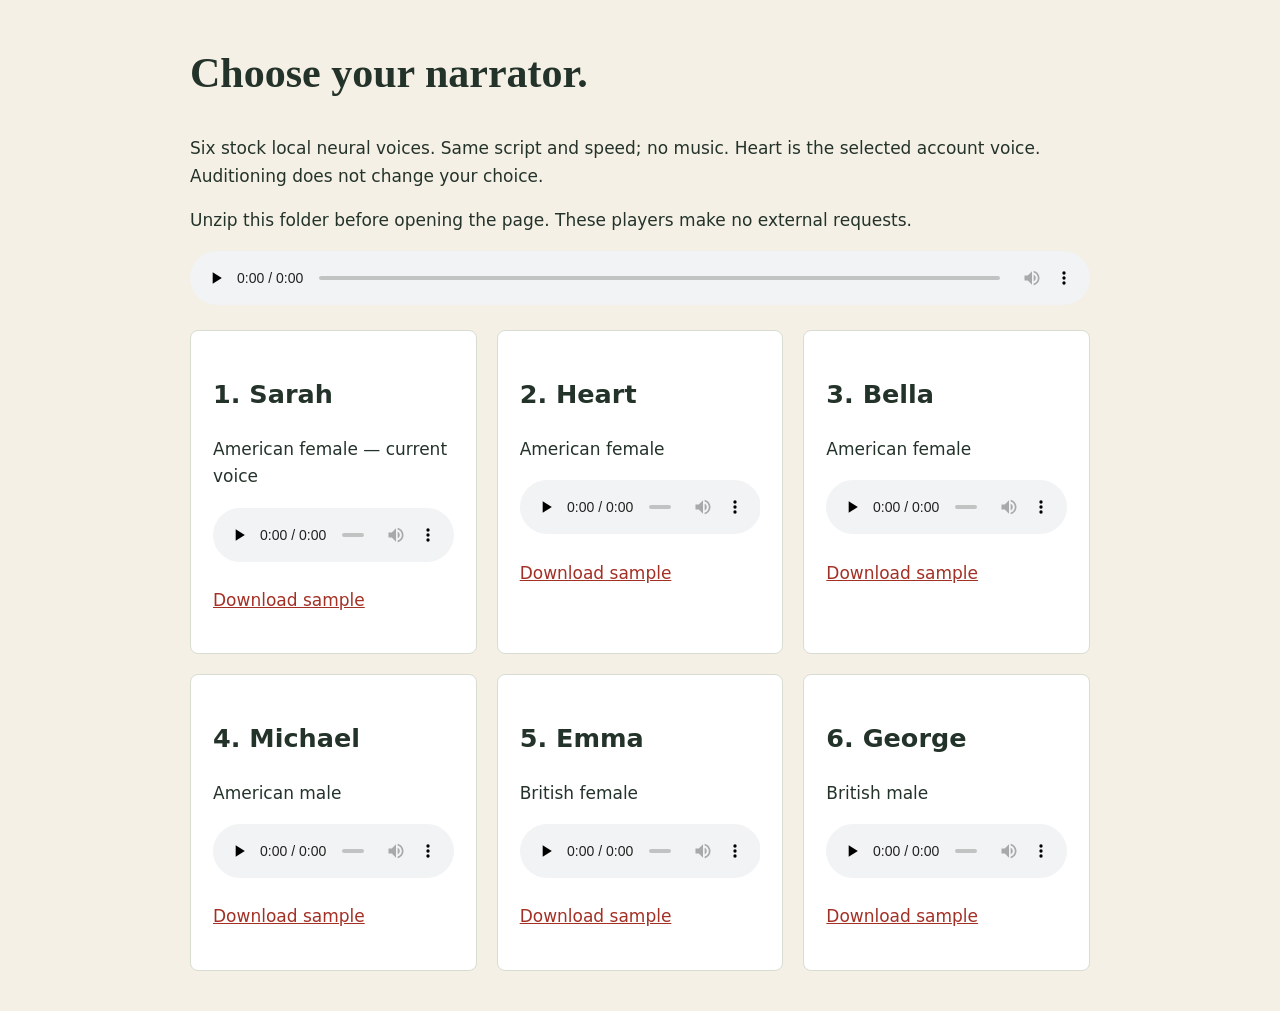
<file: pilot/voice-comparison/listen.html>
<!doctype html><html lang='en'><meta charset='utf-8'><meta name='viewport' content='width=device-width,initial-scale=1'><title>PE Under Scrutiny — voice auditions</title><style>body{max-width:900px;margin:40px auto;padding:0 20px;background:#f5f0e6;color:#24332a;font:17px/1.6 system-ui}h1{font-family:Georgia,serif;font-size:42px}.grid{display:grid;grid-template-columns:repeat(auto-fit,minmax(250px,1fr));gap:20px}article{padding:22px;background:white;border:1px solid #d8ddd2;border-radius:8px}audio{width:100%}a{color:#a33025}</style><h1>Choose your narrator.</h1><p>Six stock local neural voices. Same script and speed; no music. Heart is the selected account voice. Auditioning does not change your choice.</p><p>Unzip this folder before opening the page. These players make no external requests.</p><p><audio controls preload='none' src='all-six-voices.mp3'></audio></p><div class='grid'><article><h2>1. Sarah</h2><p>American female — current voice</p><audio controls preload='none' src='01-sarah.mp3'></audio><p><a href='01-sarah.mp3' download>Download sample</a></p></article><article><h2>2. Heart</h2><p>American female</p><audio controls preload='none' src='02-heart.mp3'></audio><p><a href='02-heart.mp3' download>Download sample</a></p></article><article><h2>3. Bella</h2><p>American female</p><audio controls preload='none' src='03-bella.mp3'></audio><p><a href='03-bella.mp3' download>Download sample</a></p></article><article><h2>4. Michael</h2><p>American male</p><audio controls preload='none' src='04-michael.mp3'></audio><p><a href='04-michael.mp3' download>Download sample</a></p></article><article><h2>5. Emma</h2><p>British female</p><audio controls preload='none' src='05-emma.mp3'></audio><p><a href='05-emma.mp3' download>Download sample</a></p></article><article><h2>6. George</h2><p>British male</p><audio controls preload='none' src='06-george.mp3'></audio><p><a href='06-george.mp3' download>Download sample</a></p></article></div></html>
</file>
